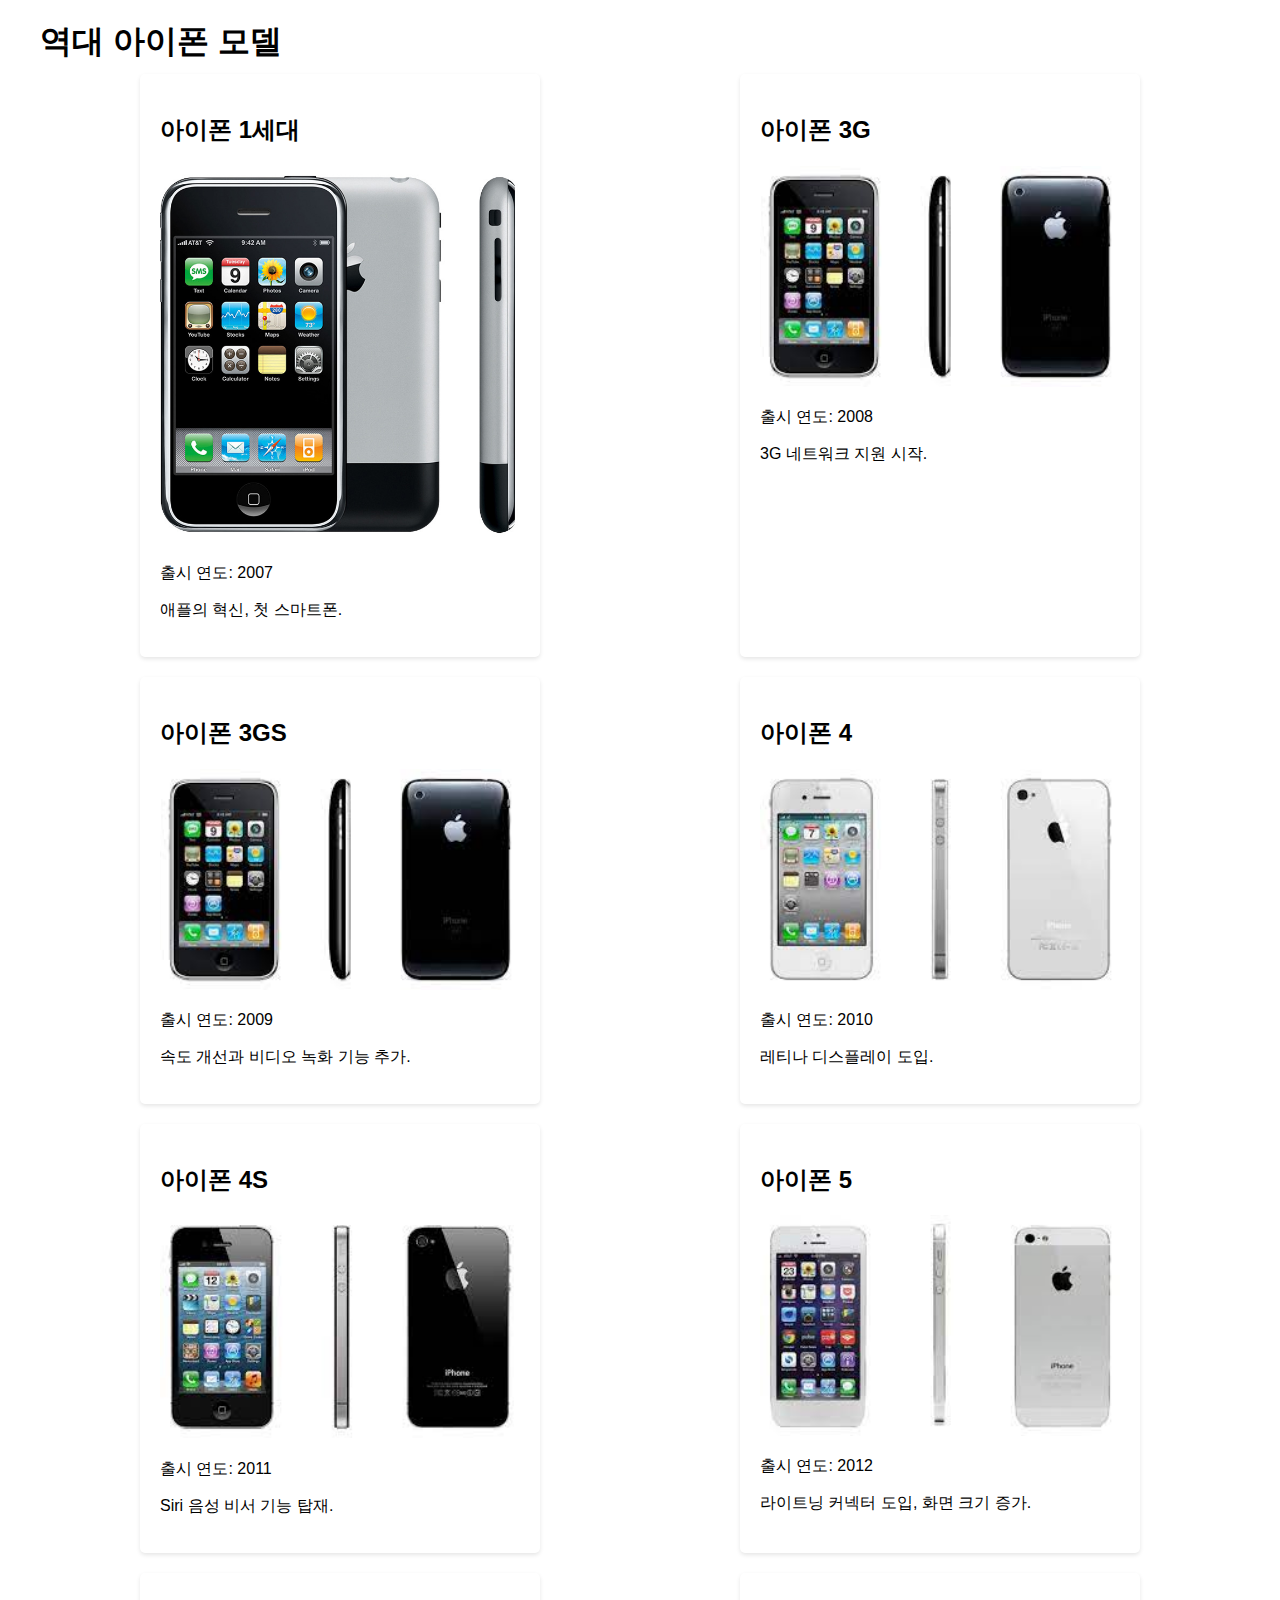
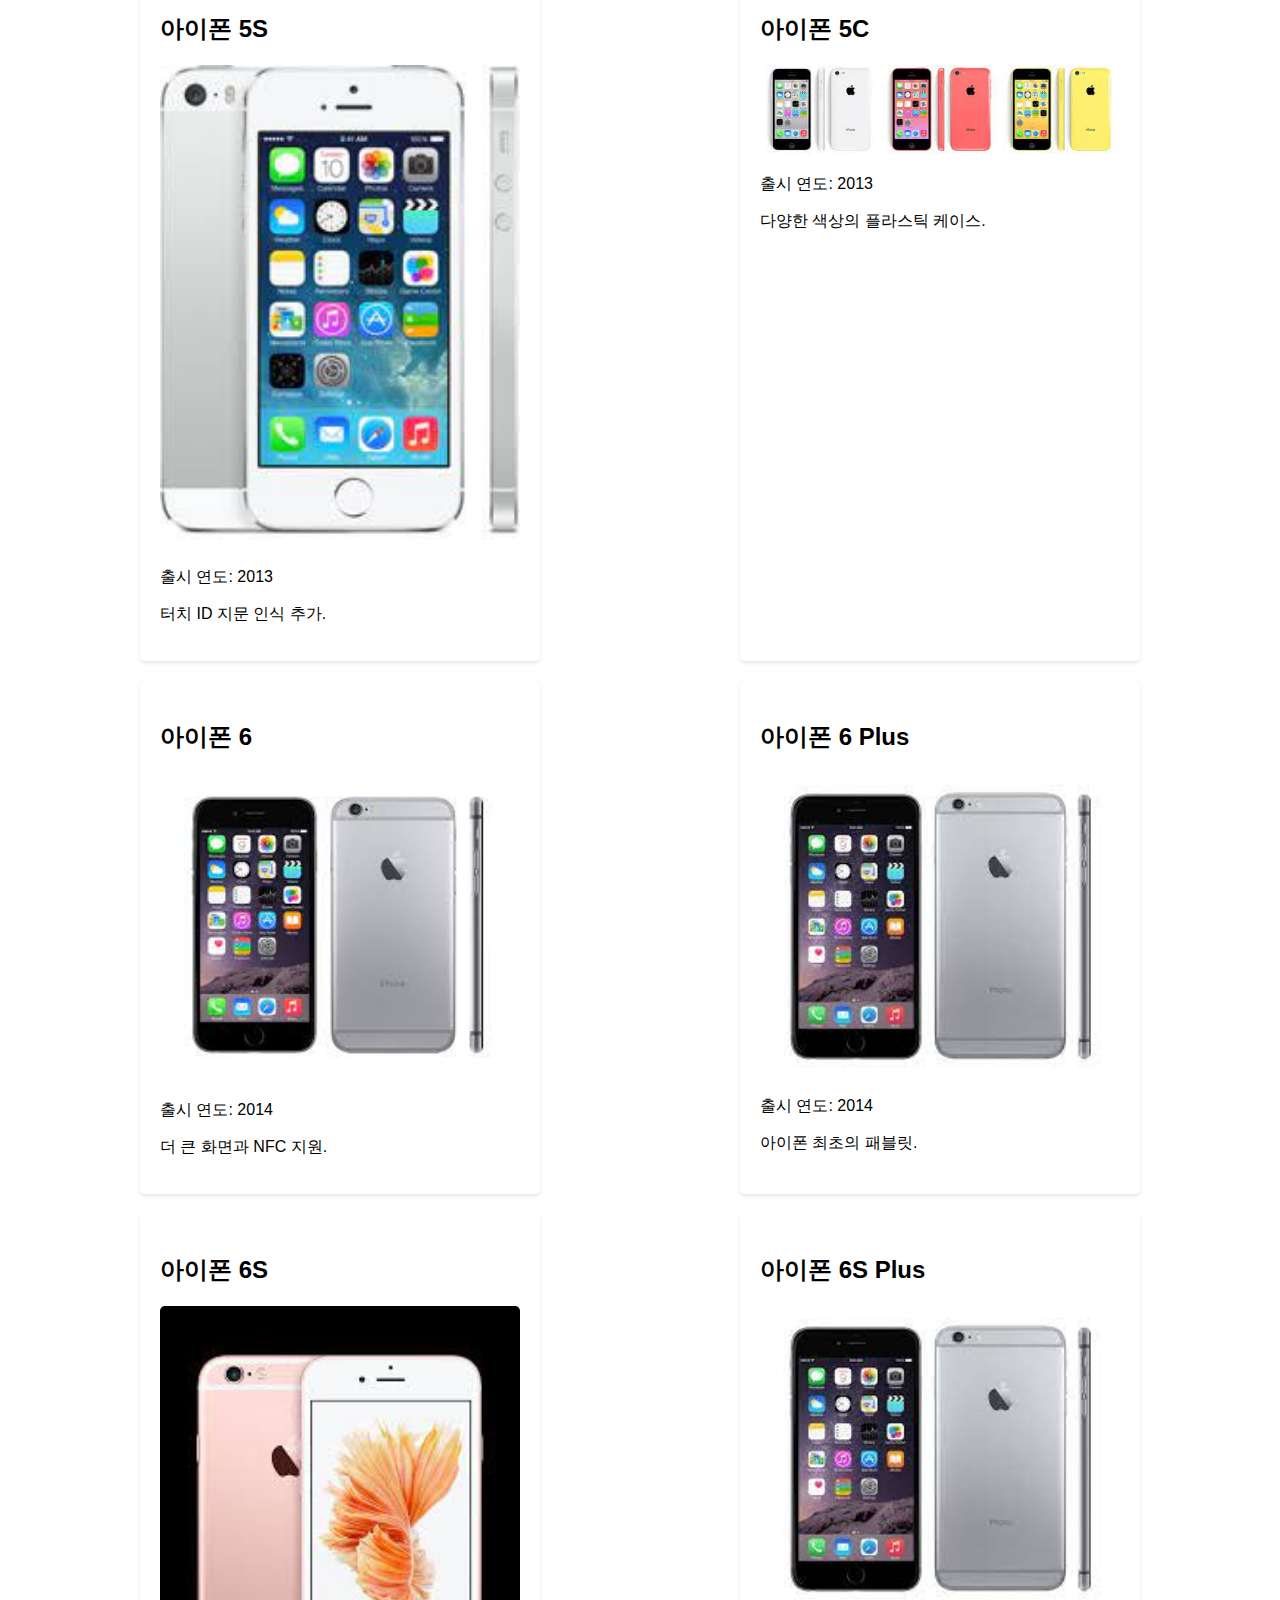
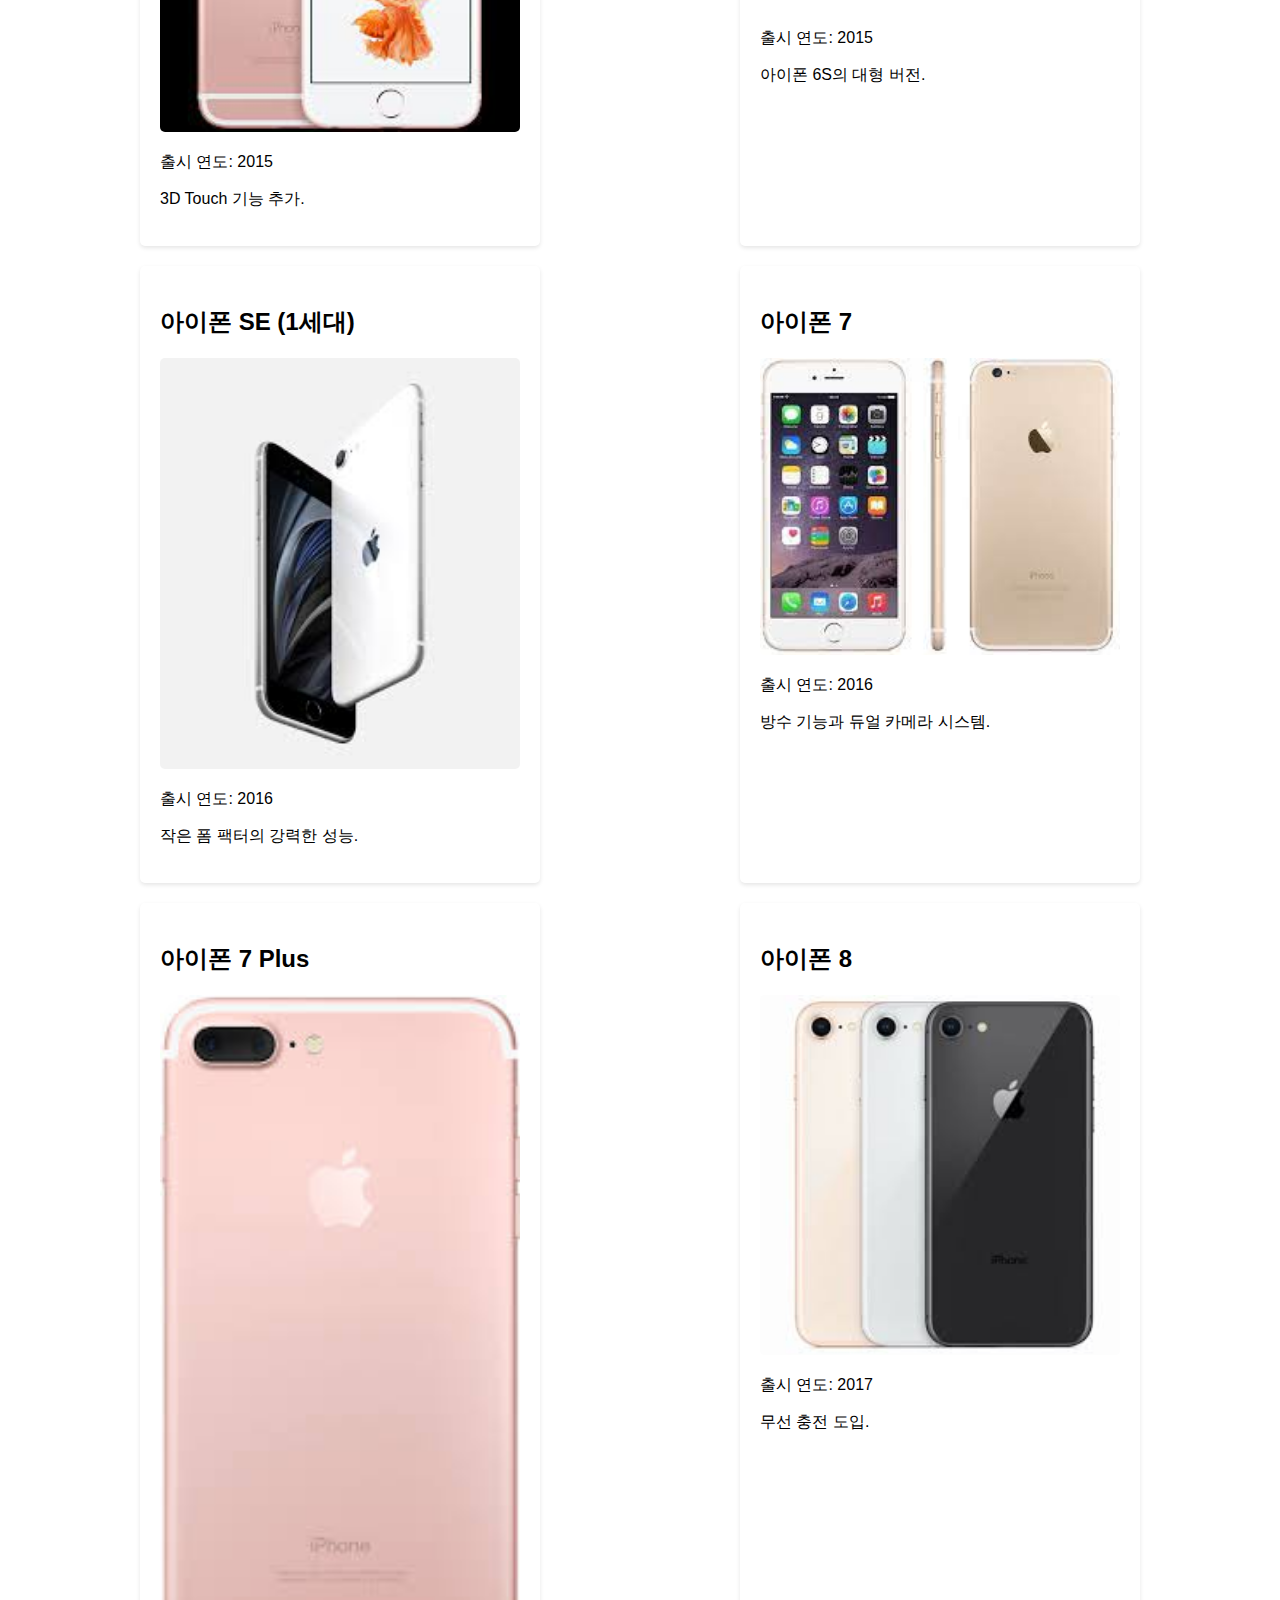
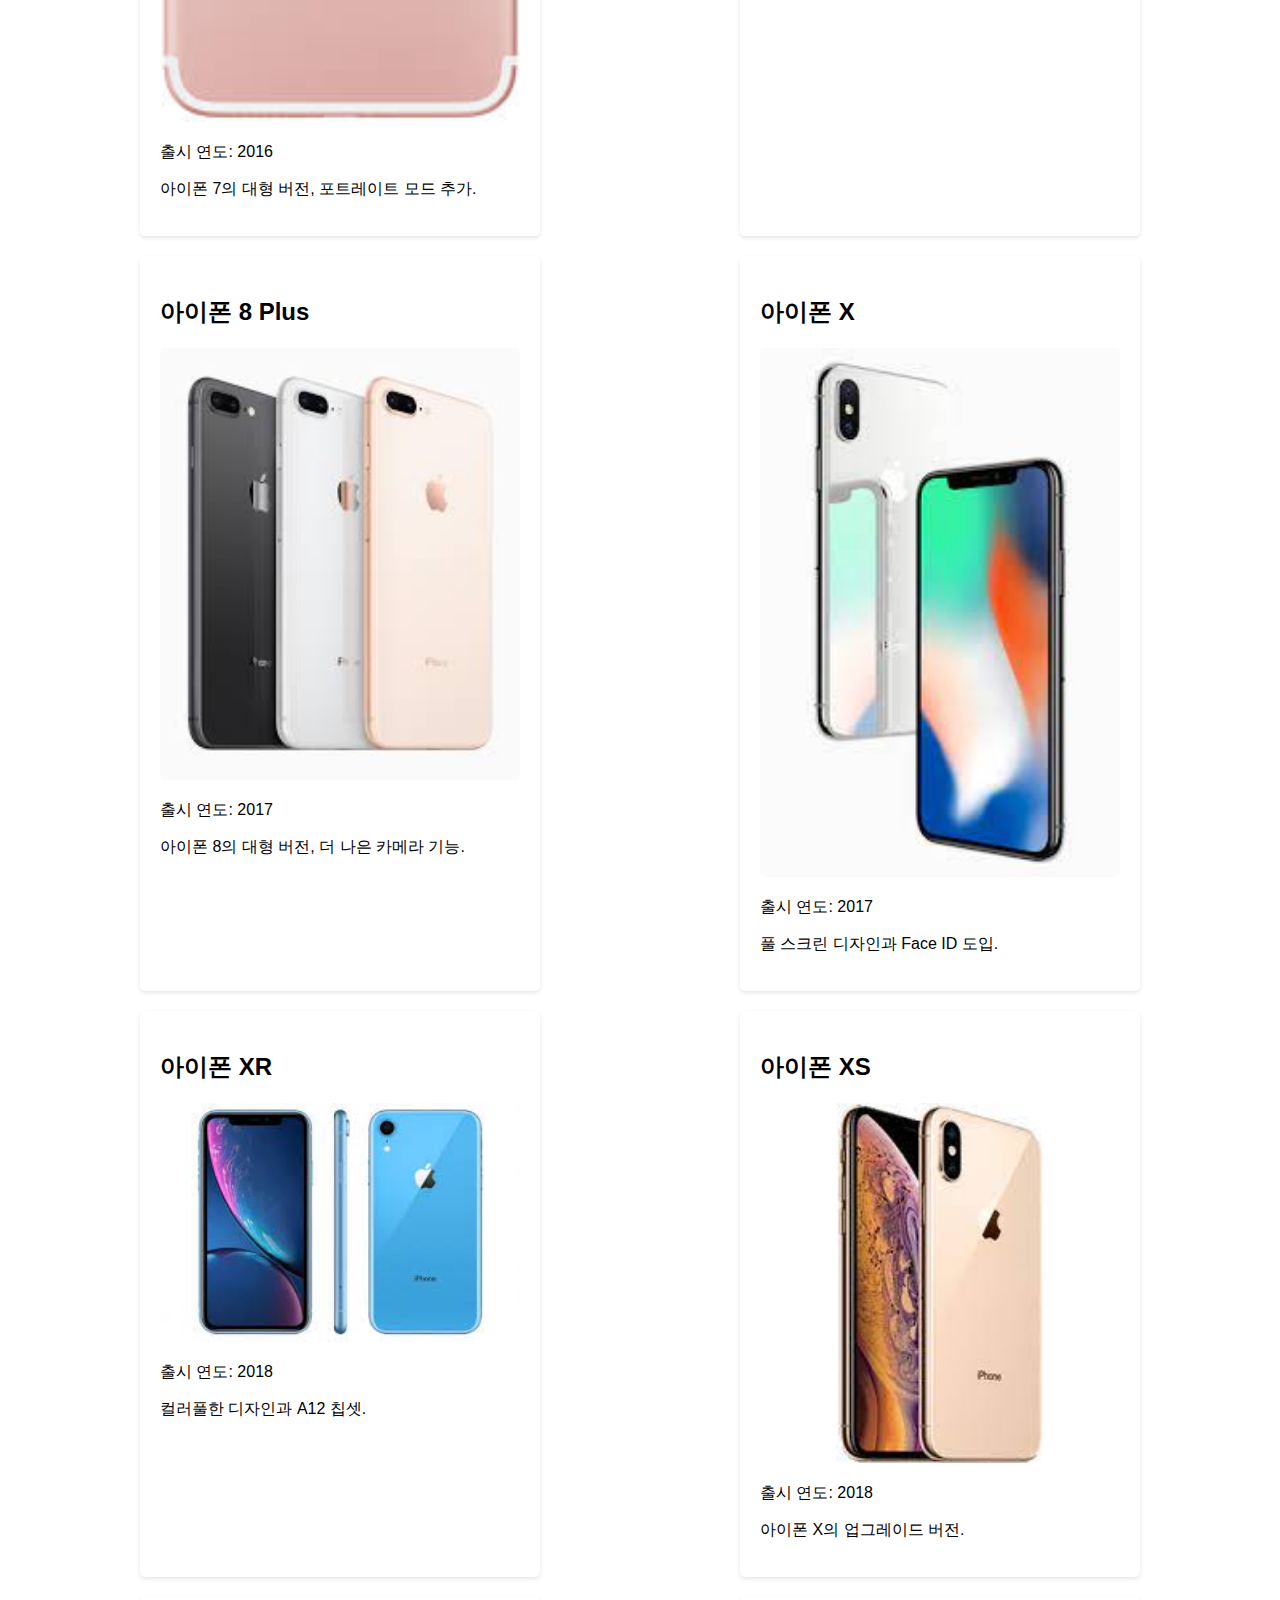
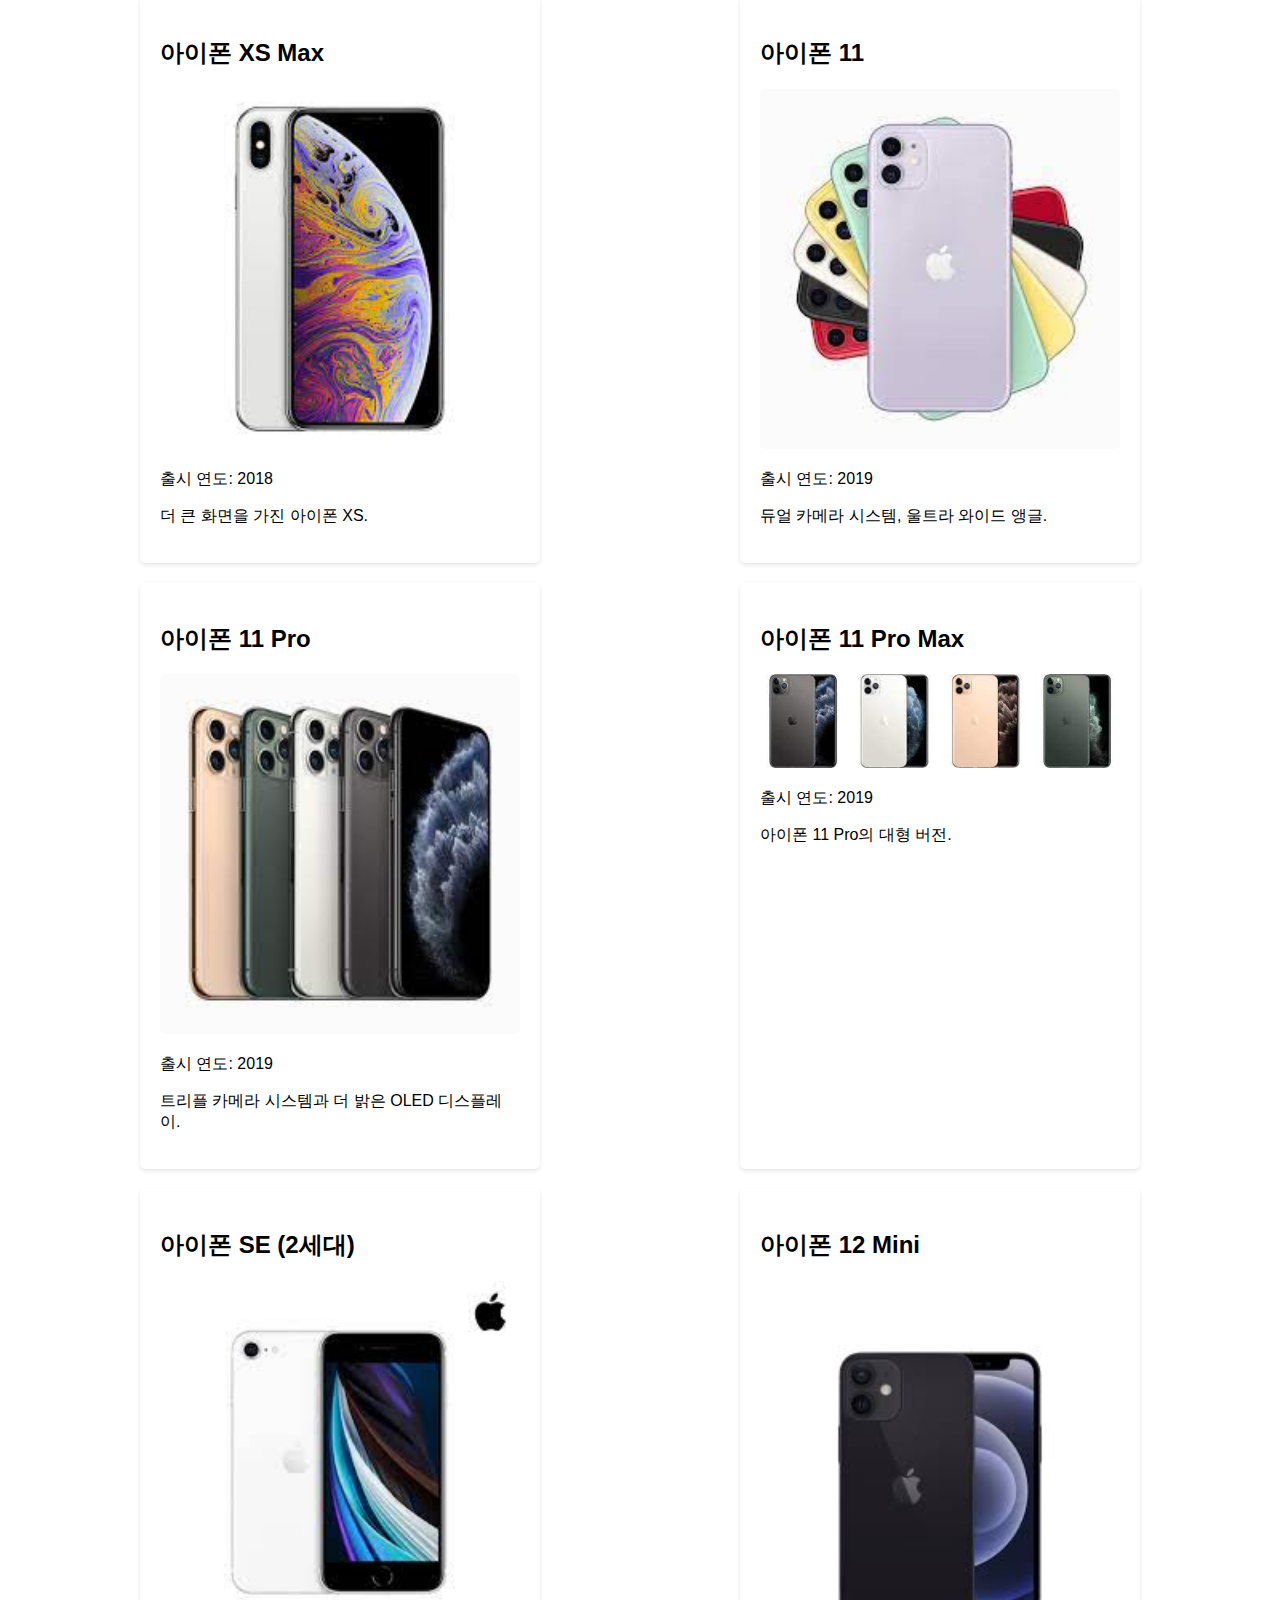
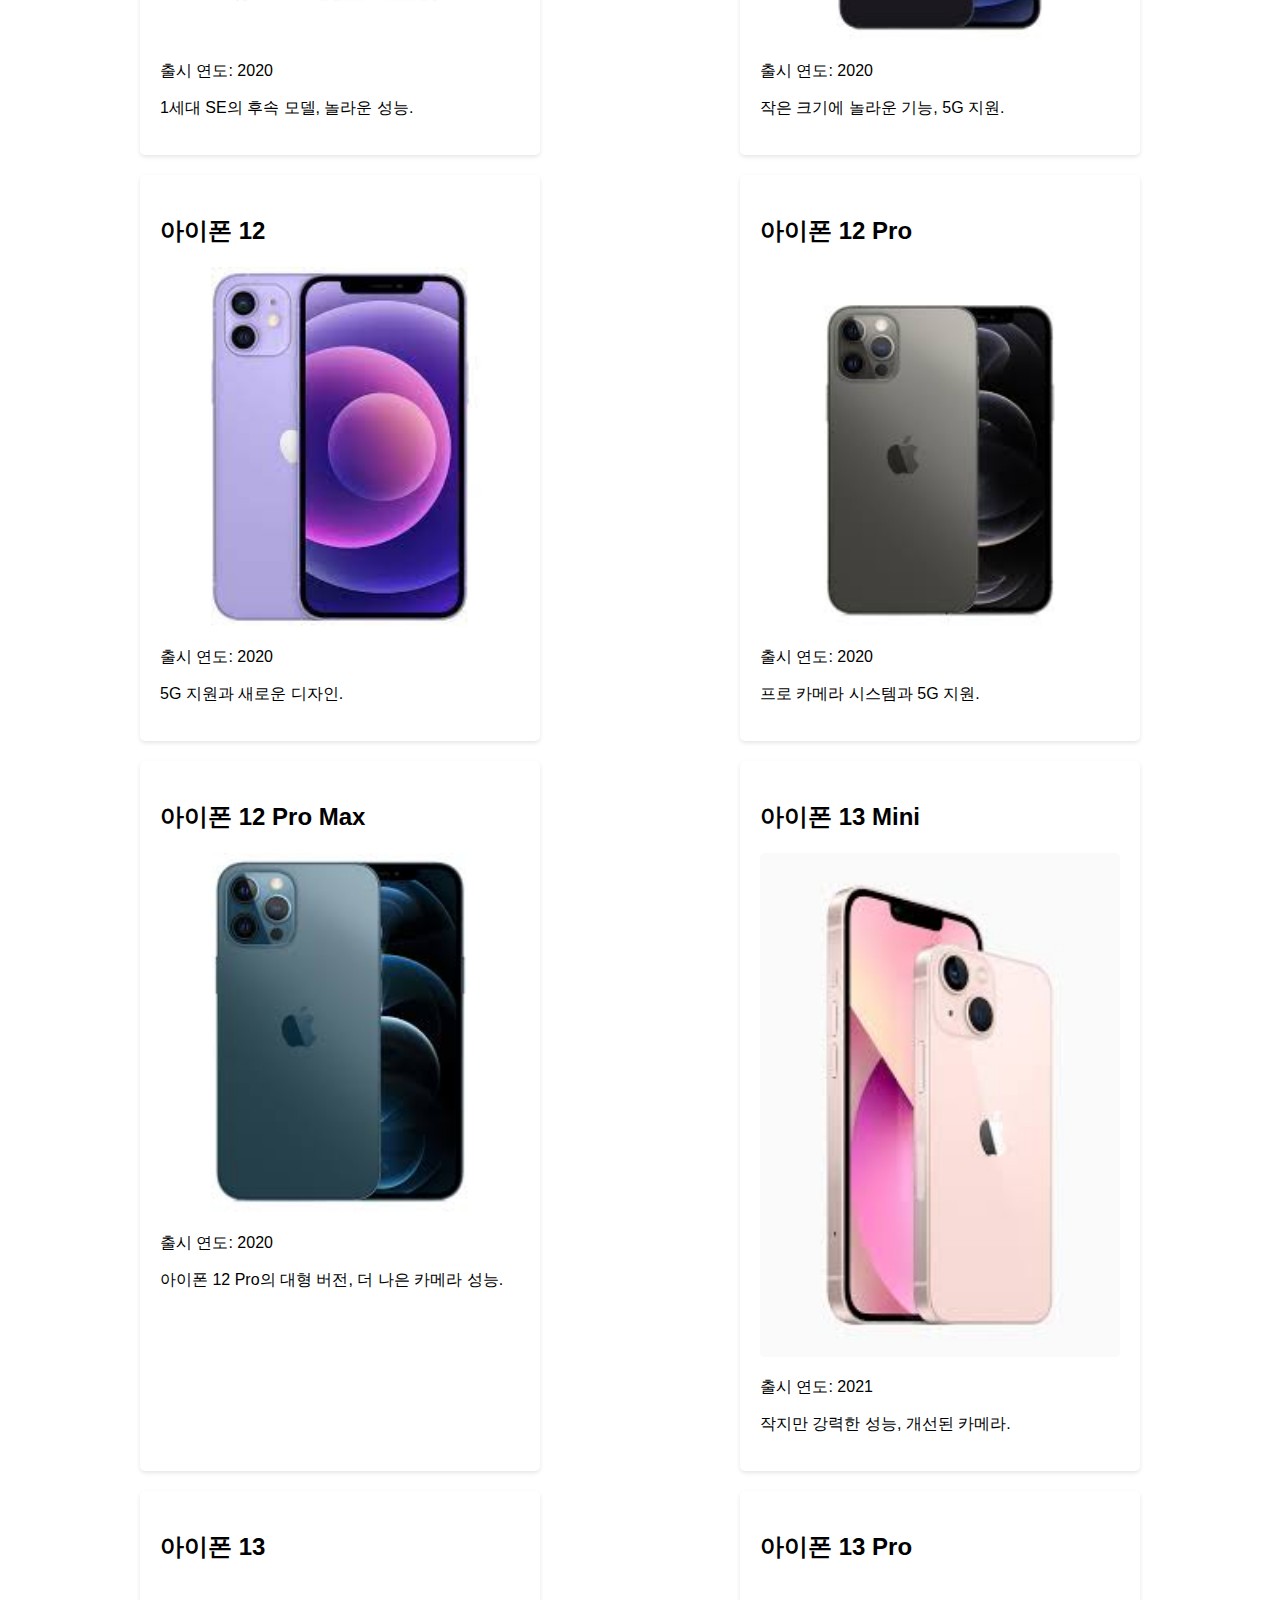
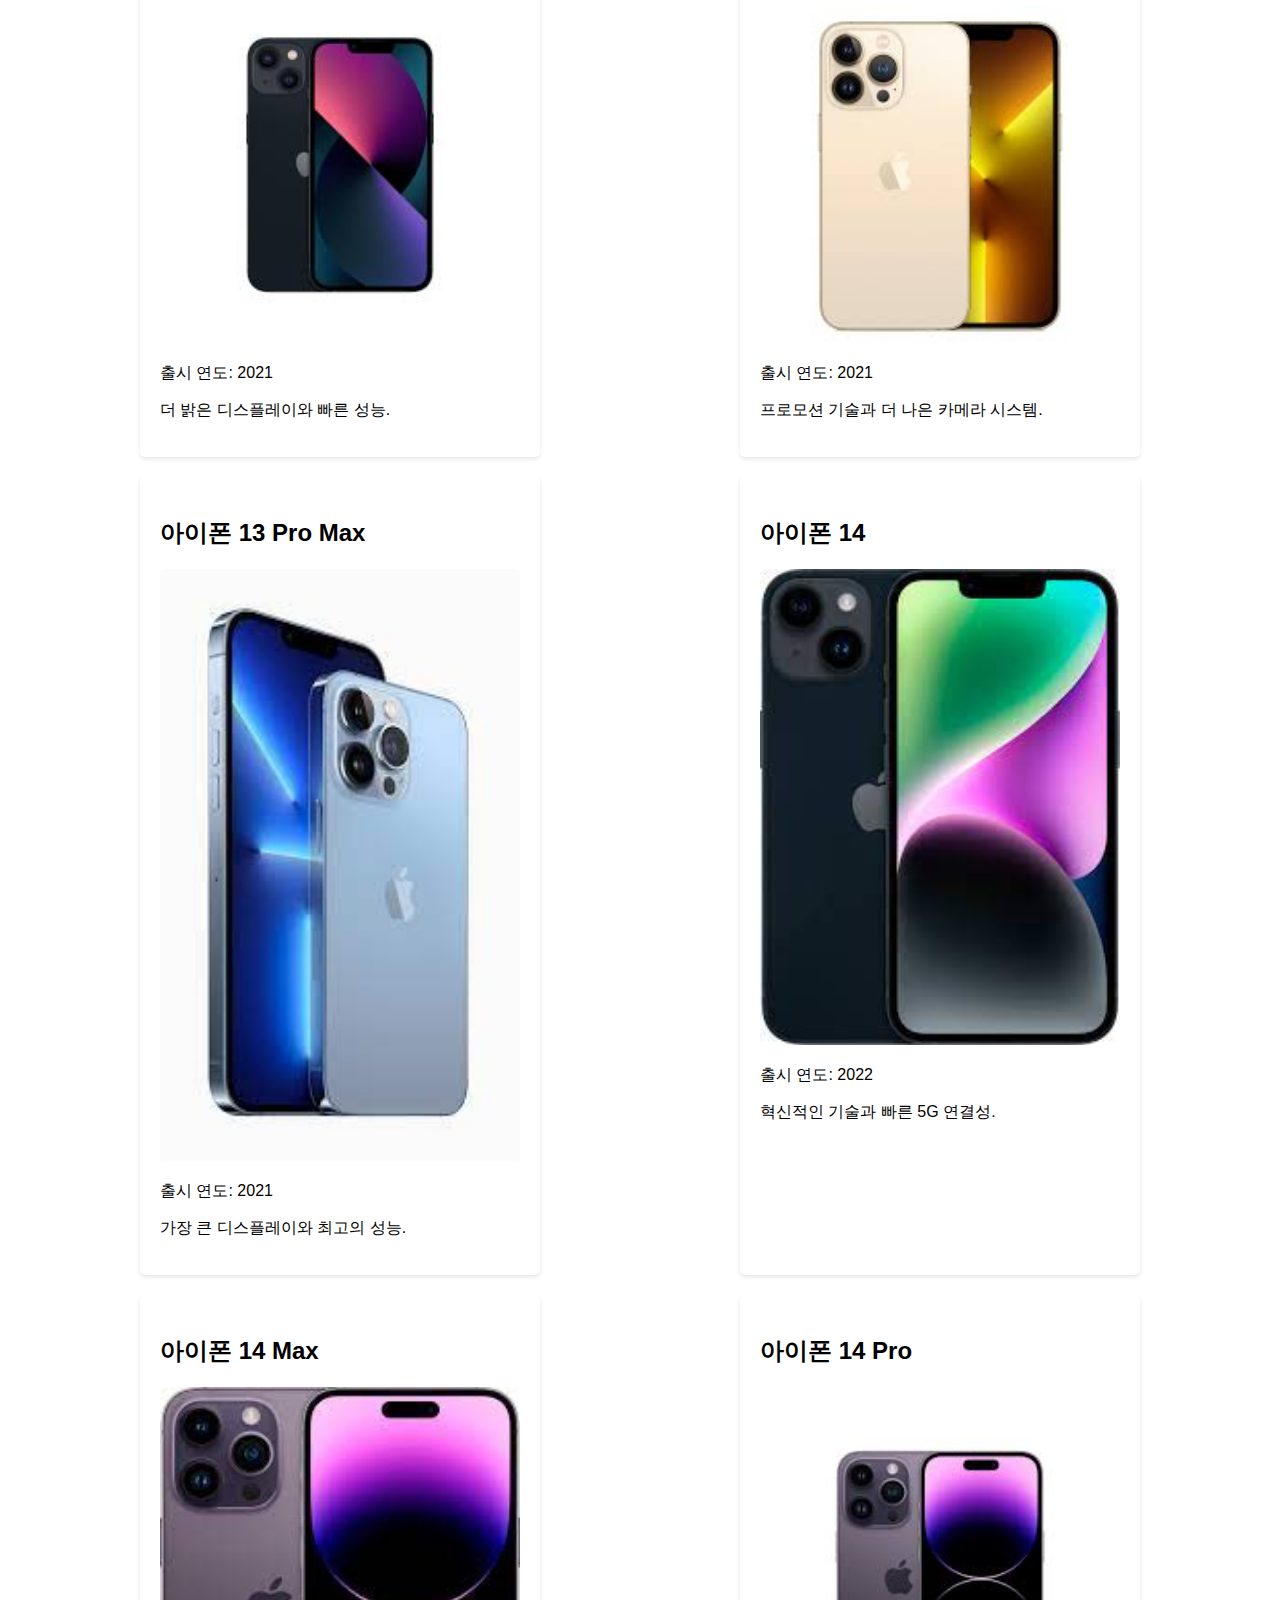
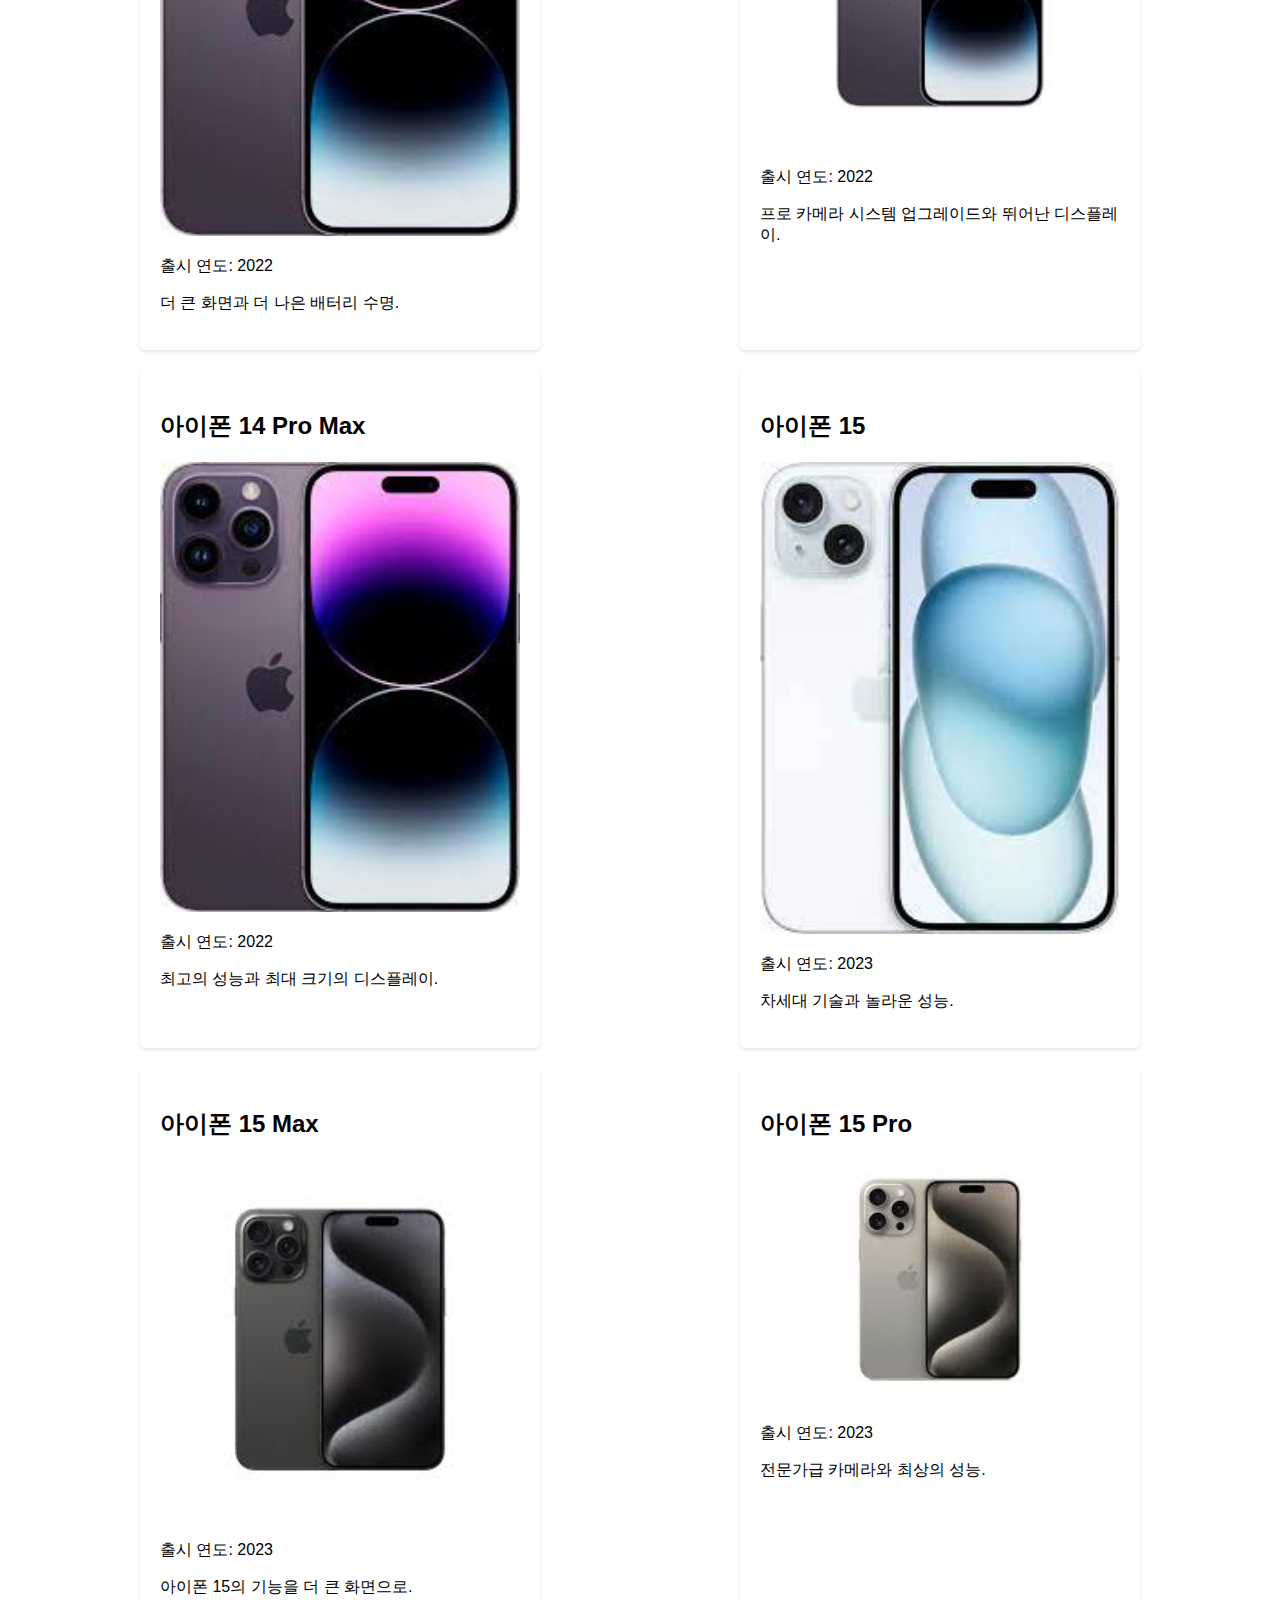
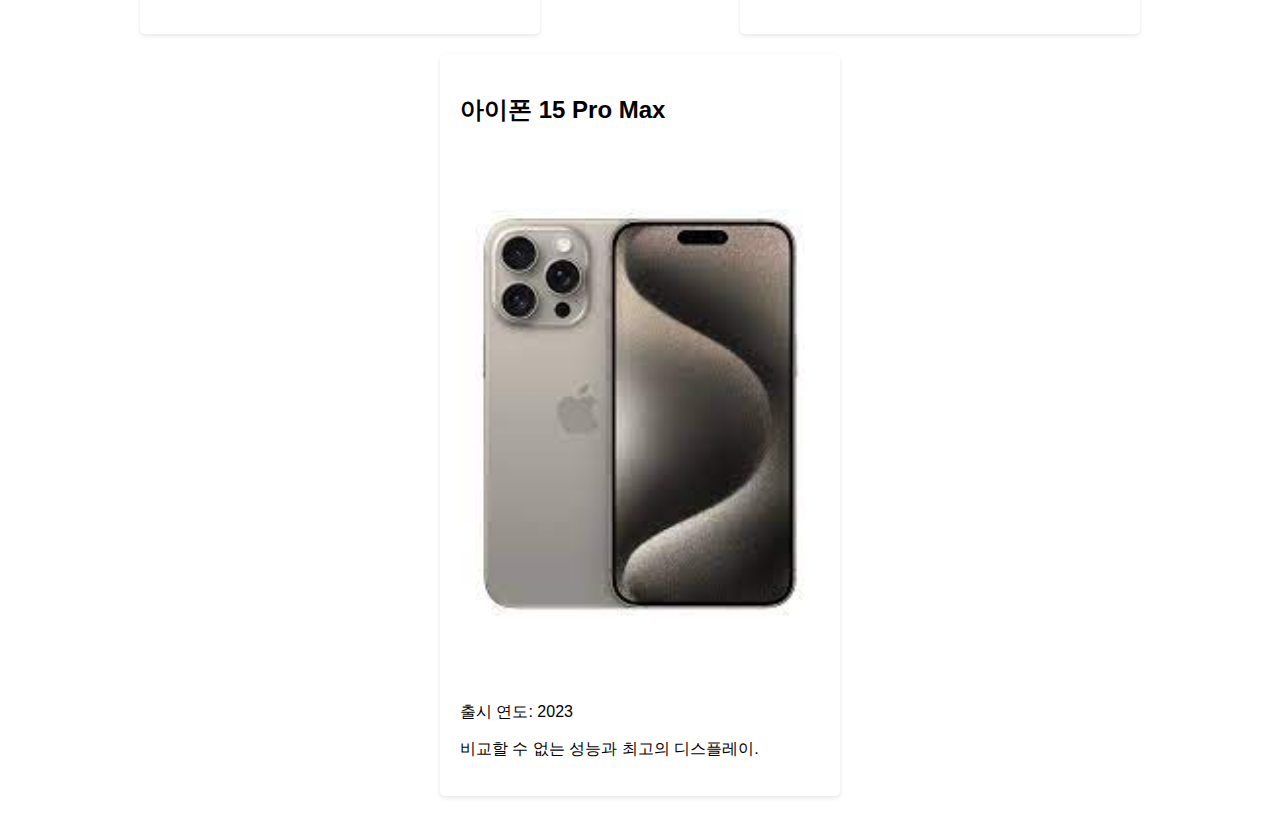
<file: index.html>
<!DOCTYPE html>
<html lang="ko">
<head>
    <meta charset="UTF-8">
    <title>역대 아이폰 모델</title>
    <link rel="stylesheet" href="style.css">
</head>
<body>
    <div class="container">
        <h1>역대 아이폰 모델</h1>
        <div id="iphone-list" class="iphone-list">
            <!-- 아이폰 모델 아이템들이 여기에 동적으로 생성됩니다 -->
        </div>
    </div>
    <script src="script.js"></script>
</body>
</html>
</file>
<file: style.css>
body, h1 {
    margin: 0;
    padding: 0;
    font-family: Arial, sans-serif;
}

.container {
    max-width: 1200px;
    margin: auto;
    padding: 20px;
}

.iphone-list {
    display: flex;
    flex-wrap: wrap;
    justify-content: space-around;
}

.iphone-item {
    width: 30%;
    margin: 10px;
    box-shadow: 0 2px 4px rgba(0,0,0,0.1);
    padding: 20px;
    border-radius: 5px;
    background-color: #fff;
}

.iphone-item img {
    width: 100%;
    height: auto;
    border-radius: 5px;
}

@media (max-width: 768px) {
    .iphone-item {
        width: 45%;
    }
}

@media (max-width: 480px) {
    .iphone-item {
        width: 90%;
    }
}
</file>
